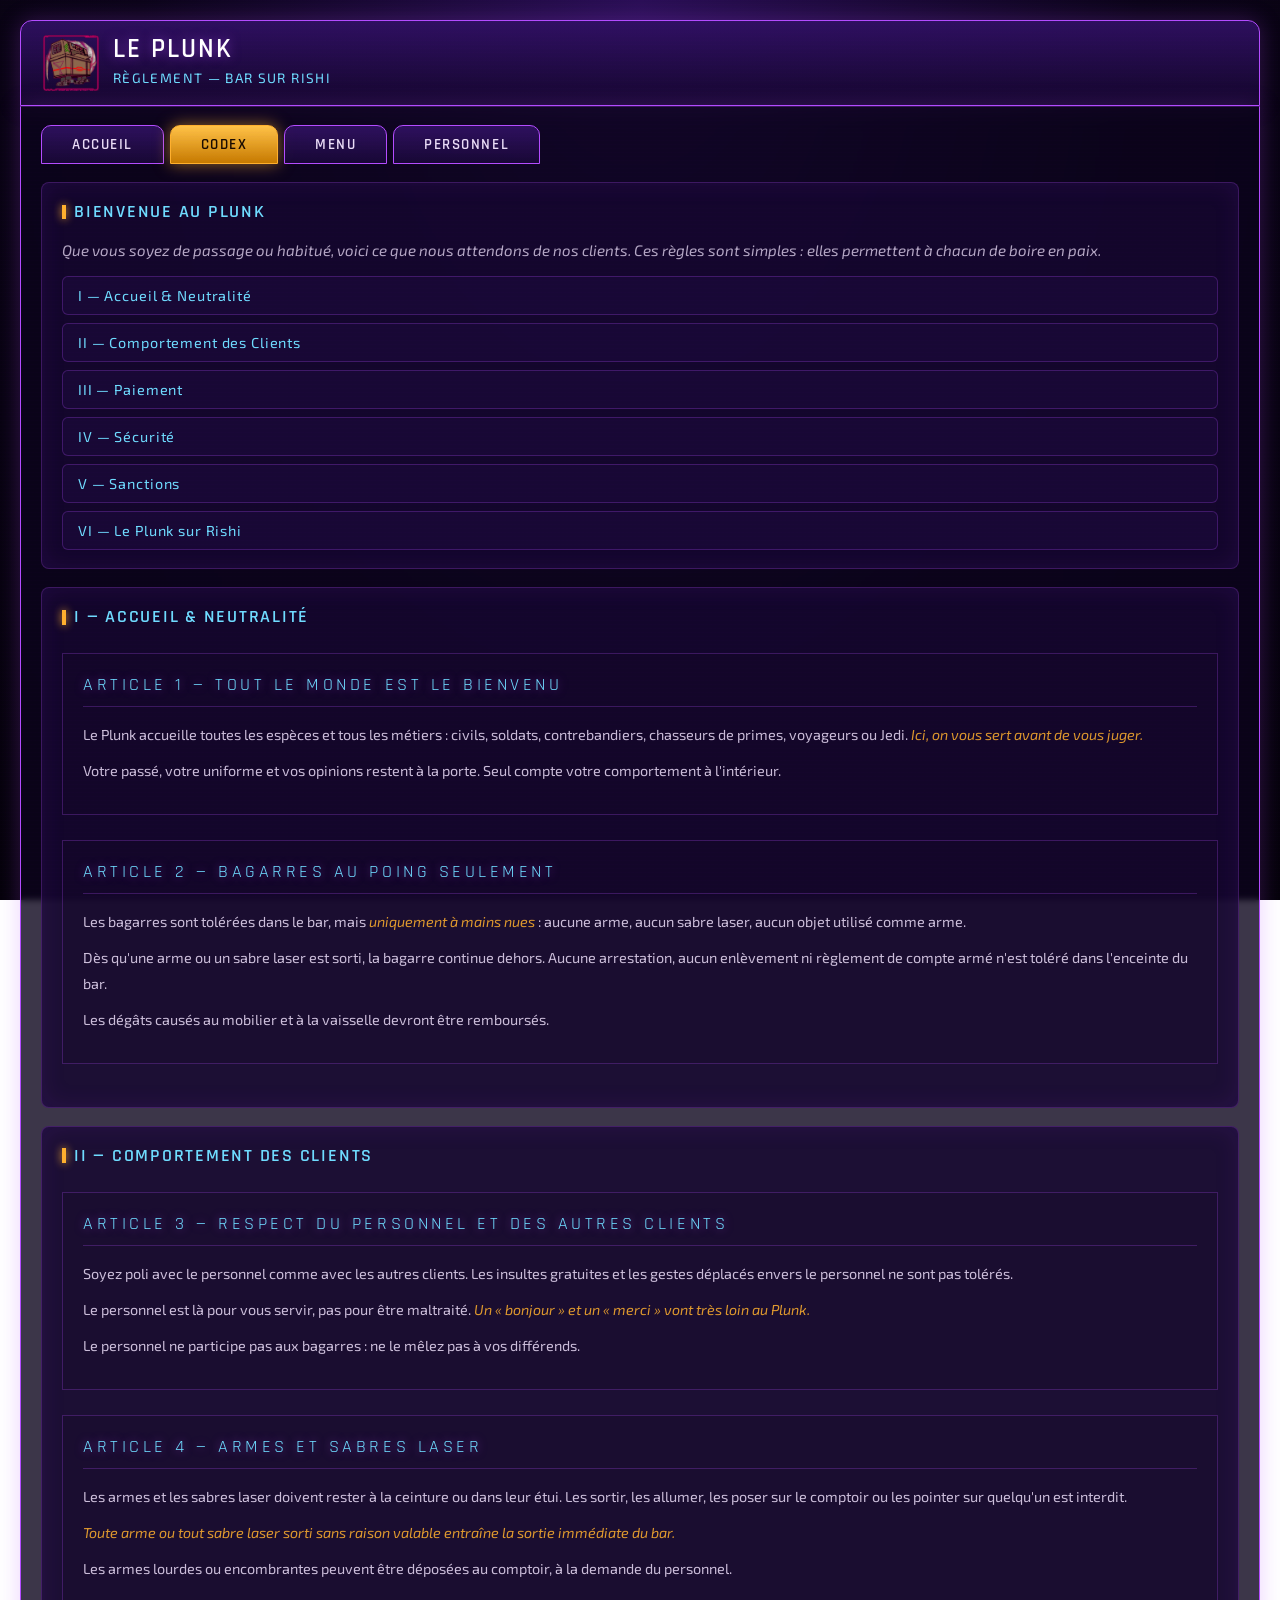
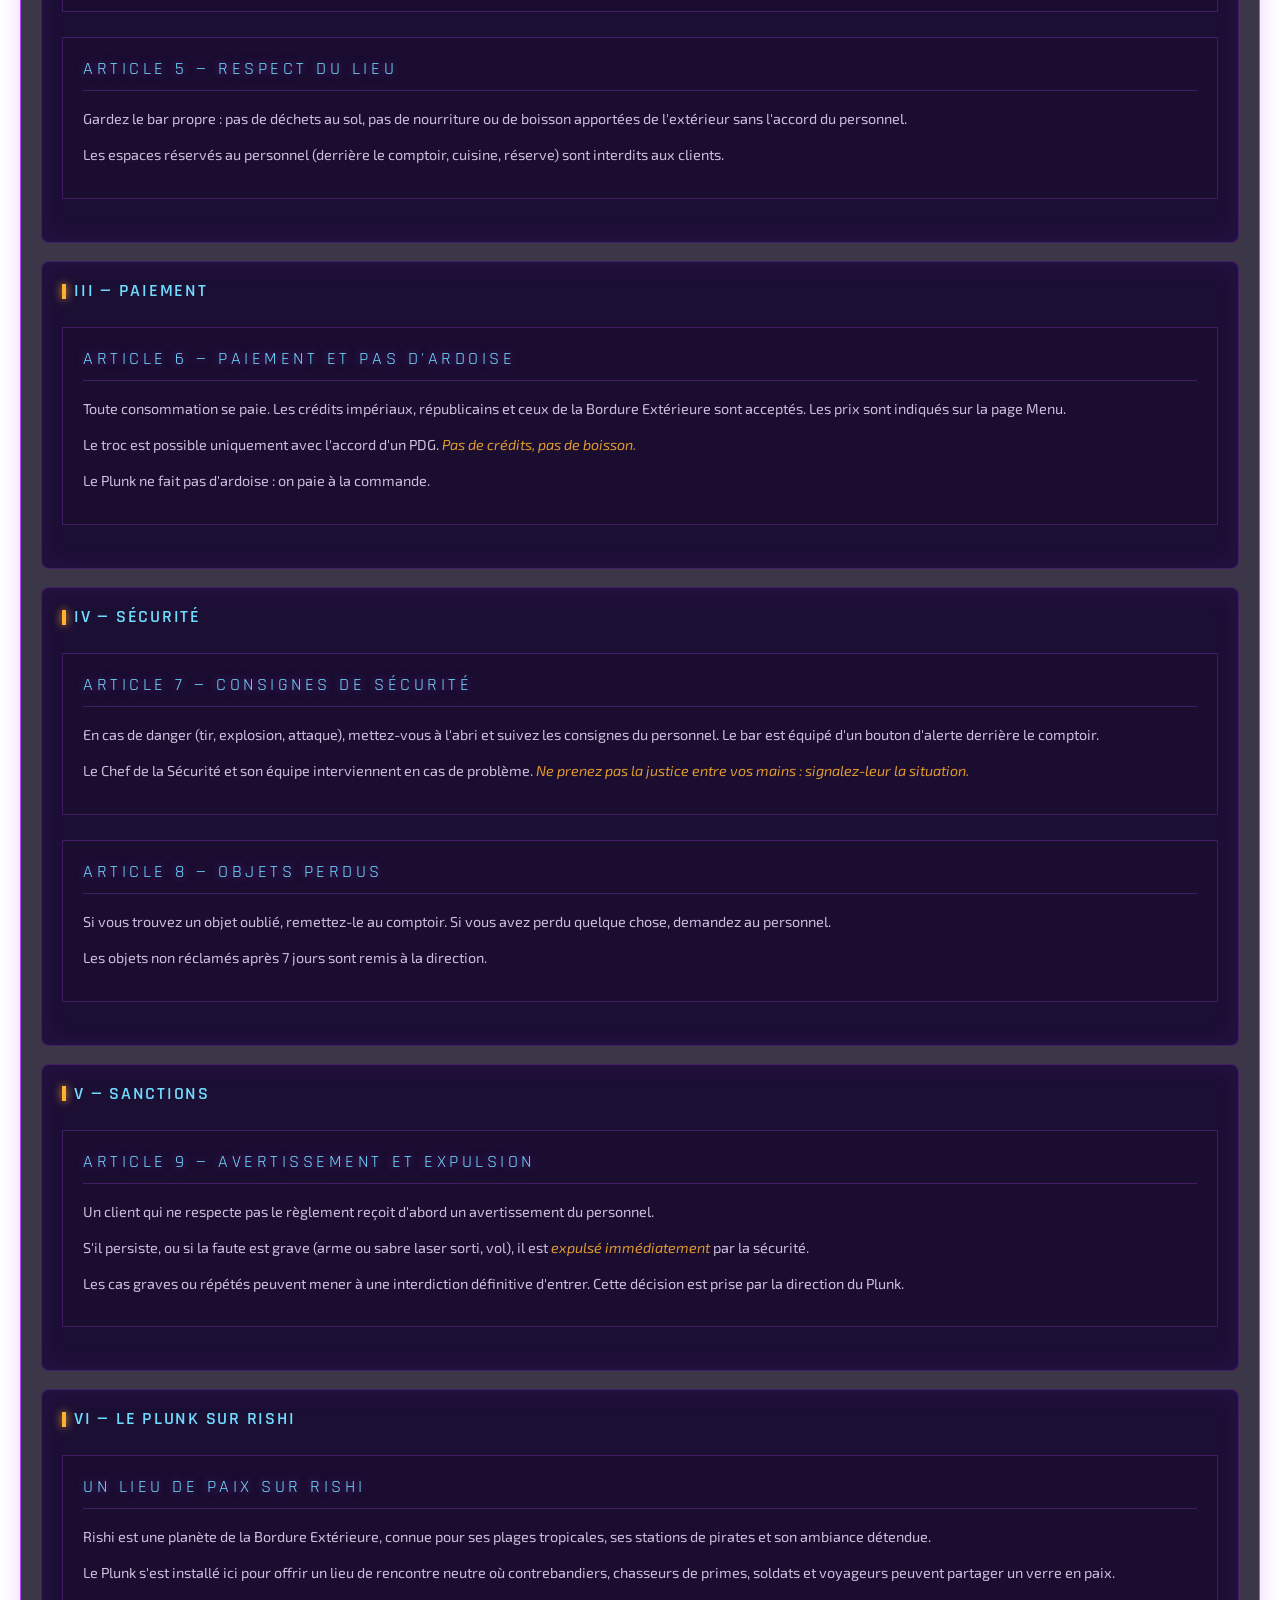
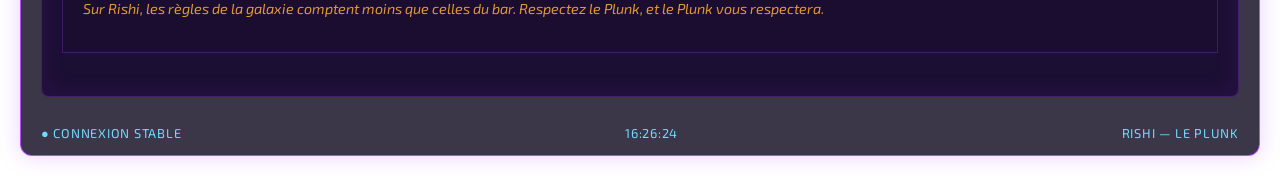
<file: codex.html>
<!DOCTYPE html>
<html lang="fr">
<head>
  <meta charset="UTF-8">
  <meta name="viewport" content="width=device-width, initial-scale=1.0">
  <title>Le Plunk — Règlement pour les Clients</title>
  <meta name="description" content="Règlement du bar Le Plunk sur Rishi pour les clients : comportement, bagarres, armes, paiement, sécurité et sanctions.">
  <link rel="stylesheet" href="style.css">
  <link rel="icon" type="image/x-icon" href="images/ICONE.png">

  <meta property="og:type" content="website">
  <meta property="og:title" content="Le Plunk — Règlement pour les Clients">
  <meta property="og:description" content="Ce que le Plunk attend de ses clients : respect, neutralité et règles de la maison.">
  <meta property="og:url" content="https://insanity-chan.github.io/CIVILIAN/codex.html">
  <meta property="og:image" content="https://insanity-chan.github.io/CIVILIAN/preview.png">
  <meta property="og:site_name" content="Le Plunk">
  <meta name="theme-color" content="#b44cff">

  <style>
    .civil-codex-article {
      margin: 25px 0;
      padding: 20px;
      border: 1px solid var(--holo-dim);
      background: rgba(20, 6, 38, 0.2);
    }

    .civil-codex-title {
      font-family: 'Orbitron', sans-serif;
      font-size: 1.1rem;
      letter-spacing: 0.2em;
      text-transform: uppercase;
      color: var(--holo-cyan);
      text-shadow: 0 0 10px var(--holo-glow);
      margin-bottom: 15px;
      padding-bottom: 10px;
      border-bottom: 1px solid var(--holo-dim);
    }

    .civil-codex-text {
      font-size: 0.9rem;
      line-height: 1.8;
      opacity: 0.85;
      color: var(--text-white);
    }

    .civil-codex-text p { margin-bottom: 10px; }

    .civil-codex-text em {
      color: var(--holo-cyan);
      font-style: italic;
    }
  </style>
</head>
<body>

  <div id="boot-screen">
    <div class="boot-text">&gt; INITIALISATION DU TERMINAL...</div>
    <div class="boot-text">&gt; CONNEXION AU RÉSEAU DE RISHI...</div>
    <div class="boot-text">&gt; CHARGEMENT : RÈGLEMENT DU PLUNK...</div>
    <div class="boot-bar"><div class="boot-bar-fill"></div></div>
  </div>

  <div class="holo-header">
    <h1>Le Plunk</h1>
    <div class="subtitle">Règlement — Bar sur Rishi</div>
  </div>

  <div class="holo-frame">

    <div class="holo-nav">
      <a href="index.html"><button>Accueil</button></a>
      <a href="codex.html"><button class="active">Codex</button></a>
      <a href="menu.html"><button>Menu</button></a>
      <a href="effectif.html"><button>Personnel</button></a>
    </div>

    <!-- SOMMAIRE -->
    <div class="holo-panel active">
      <h2>Bienvenue au Plunk</h2>
      <p class="holo-intro">
        Que vous soyez de passage ou habitué, voici ce que nous attendons de nos clients.
        Ces règles sont simples : elles permettent à chacun de boire en paix.
      </p>
      <div class="holo-sommaire">
        <a href="#accueil" class="holo-link">I — Accueil &amp; Neutralité</a>
        <a href="#comportement" class="holo-link">II — Comportement des Clients</a>
        <a href="#paiement" class="holo-link">III — Paiement</a>
        <a href="#securite" class="holo-link">IV — Sécurité</a>
        <a href="#sanctions" class="holo-link">V — Sanctions</a>
        <a href="#rishi" class="holo-link">VI — Le Plunk sur Rishi</a>
      </div>
    </div>

    <!-- I - ACCUEIL -->
    <div class="holo-section" id="accueil">
      <h2>I — Accueil &amp; Neutralité</h2>

      <div class="civil-codex-article">
        <div class="civil-codex-title">Article 1 — Tout le monde est le bienvenu</div>
        <div class="civil-codex-text">
          <p>Le Plunk accueille toutes les espèces et tous les métiers : civils, soldats, contrebandiers, chasseurs de primes, voyageurs ou Jedi. <em>Ici, on vous sert avant de vous juger.</em></p>
          <p>Votre passé, votre uniforme et vos opinions restent à la porte. Seul compte votre comportement à l'intérieur.</p>
        </div>
      </div>

      <div class="civil-codex-article">
        <div class="civil-codex-title">Article 2 — Bagarres au poing seulement</div>
        <div class="civil-codex-text">
          <p>Les bagarres sont tolérées dans le bar, mais <em>uniquement à mains nues</em> : aucune arme, aucun sabre laser, aucun objet utilisé comme arme.</p>
          <p>Dès qu'une arme ou un sabre laser est sorti, la bagarre continue dehors. Aucune arrestation, aucun enlèvement ni règlement de compte armé n'est toléré dans l'enceinte du bar.</p>
          <p>Les dégâts causés au mobilier et à la vaisselle devront être remboursés.</p>
        </div>
      </div>

    </div>

    <!-- II - COMPORTEMENT -->
    <div class="holo-section" id="comportement">
      <h2>II — Comportement des Clients</h2>

      <div class="civil-codex-article">
        <div class="civil-codex-title">Article 3 — Respect du personnel et des autres clients</div>
        <div class="civil-codex-text">
          <p>Soyez poli avec le personnel comme avec les autres clients. Les insultes gratuites et les gestes déplacés envers le personnel ne sont pas tolérés.</p>
          <p>Le personnel est là pour vous servir, pas pour être maltraité. <em>Un « bonjour » et un « merci » vont très loin au Plunk.</em></p>
          <p>Le personnel ne participe pas aux bagarres : ne le mêlez pas à vos différends.</p>
        </div>
      </div>

      <div class="civil-codex-article">
        <div class="civil-codex-title">Article 4 — Armes et sabres laser</div>
        <div class="civil-codex-text">
          <p>Les armes et les sabres laser doivent rester à la ceinture ou dans leur étui. Les sortir, les allumer, les poser sur le comptoir ou les pointer sur quelqu'un est interdit.</p>
          <p><em>Toute arme ou tout sabre laser sorti sans raison valable entraîne la sortie immédiate du bar.</em></p>
          <p>Les armes lourdes ou encombrantes peuvent être déposées au comptoir, à la demande du personnel.</p>
        </div>
      </div>

      <div class="civil-codex-article">
        <div class="civil-codex-title">Article 5 — Respect du lieu</div>
        <div class="civil-codex-text">
          <p>Gardez le bar propre : pas de déchets au sol, pas de nourriture ou de boisson apportées de l'extérieur sans l'accord du personnel.</p>
          <p>Les espaces réservés au personnel (derrière le comptoir, cuisine, réserve) sont interdits aux clients.</p>
        </div>
      </div>
    </div>

    <!-- III - PAIEMENT -->
    <div class="holo-section" id="paiement">
      <h2>III — Paiement</h2>

      <div class="civil-codex-article">
        <div class="civil-codex-title">Article 6 — Paiement et pas d'ardoise</div>
        <div class="civil-codex-text">
          <p>Toute consommation se paie. Les crédits impériaux, républicains et ceux de la Bordure Extérieure sont acceptés. Les prix sont indiqués sur la page Menu.</p>
          <p>Le troc est possible uniquement avec l'accord d'un PDG. <em>Pas de crédits, pas de boisson.</em></p>
          <p>Le Plunk ne fait pas d'ardoise : on paie à la commande.</p>
        </div>
      </div>

    </div>

    <!-- IV - DISCRÉTION & SÉCURITÉ -->
    <div class="holo-section" id="securite">
      <h2>IV — Sécurité</h2>


      <div class="civil-codex-article">
        <div class="civil-codex-title">Article 7 — Consignes de sécurité</div>
        <div class="civil-codex-text">
          <p>En cas de danger (tir, explosion, attaque), mettez-vous à l'abri et suivez les consignes du personnel. Le bar est équipé d'un bouton d'alerte derrière le comptoir.</p>
          <p>Le Chef de la Sécurité et son équipe interviennent en cas de problème. <em>Ne prenez pas la justice entre vos mains : signalez-leur la situation.</em></p>
        </div>
      </div>

      <div class="civil-codex-article">
        <div class="civil-codex-title">Article 8 — Objets perdus</div>
        <div class="civil-codex-text">
          <p>Si vous trouvez un objet oublié, remettez-le au comptoir. Si vous avez perdu quelque chose, demandez au personnel.</p>
          <p>Les objets non réclamés après 7 jours sont remis à la direction.</p>
        </div>
      </div>
    </div>

    <!-- V - SANCTIONS -->
    <div class="holo-section" id="sanctions">
      <h2>V — Sanctions</h2>

      <div class="civil-codex-article">
        <div class="civil-codex-title">Article 9 — Avertissement et expulsion</div>
        <div class="civil-codex-text">
          <p>Un client qui ne respecte pas le règlement reçoit d'abord un avertissement du personnel.</p>
          <p>S'il persiste, ou si la faute est grave (arme ou sabre laser sorti, vol), il est <em>expulsé immédiatement</em> par la sécurité.</p>
          <p>Les cas graves ou répétés peuvent mener à une interdiction définitive d'entrer. Cette décision est prise par la direction du Plunk.</p>
        </div>
      </div>
    </div>

    <!-- VI - RISHI -->
    <div class="holo-section" id="rishi">
      <h2>VI — Le Plunk sur Rishi</h2>

      <div class="civil-codex-article">
        <div class="civil-codex-title">Un lieu de paix sur Rishi</div>
        <div class="civil-codex-text">
          <p>Rishi est une planète de la Bordure Extérieure, connue pour ses plages tropicales, ses stations de pirates et son ambiance détendue.</p>
          <p>Le Plunk s'est installé ici pour offrir un lieu de rencontre neutre où contrebandiers, chasseurs de primes, soldats et voyageurs peuvent partager un verre en paix.</p>
          <p><em>Sur Rishi, les règles de la galaxie comptent moins que celles du bar. Respectez le Plunk, et le Plunk vous respectera.</em></p>
        </div>
      </div>
    </div>

    <div class="holo-status">
      <span><span class="blink">●</span> CONNEXION STABLE</span>
      <span id="horloge">--:--:--</span>
      <span>RISHI — LE PLUNK</span>
    </div>
  </div>

  <script>
    setTimeout(() => {
      document.getElementById('boot-screen').style.display = 'none';
    }, 700);

    function updateClock() {
      const now = new Date();
      const h = String(now.getHours()).padStart(2, '0');
      const m = String(now.getMinutes()).padStart(2, '0');
      const s = String(now.getSeconds()).padStart(2, '0');
      document.getElementById('horloge').textContent = `${h}:${m}:${s}`;
    }
    setInterval(updateClock, 1000);
    updateClock();
  </script>
</body>
</html>
</file>
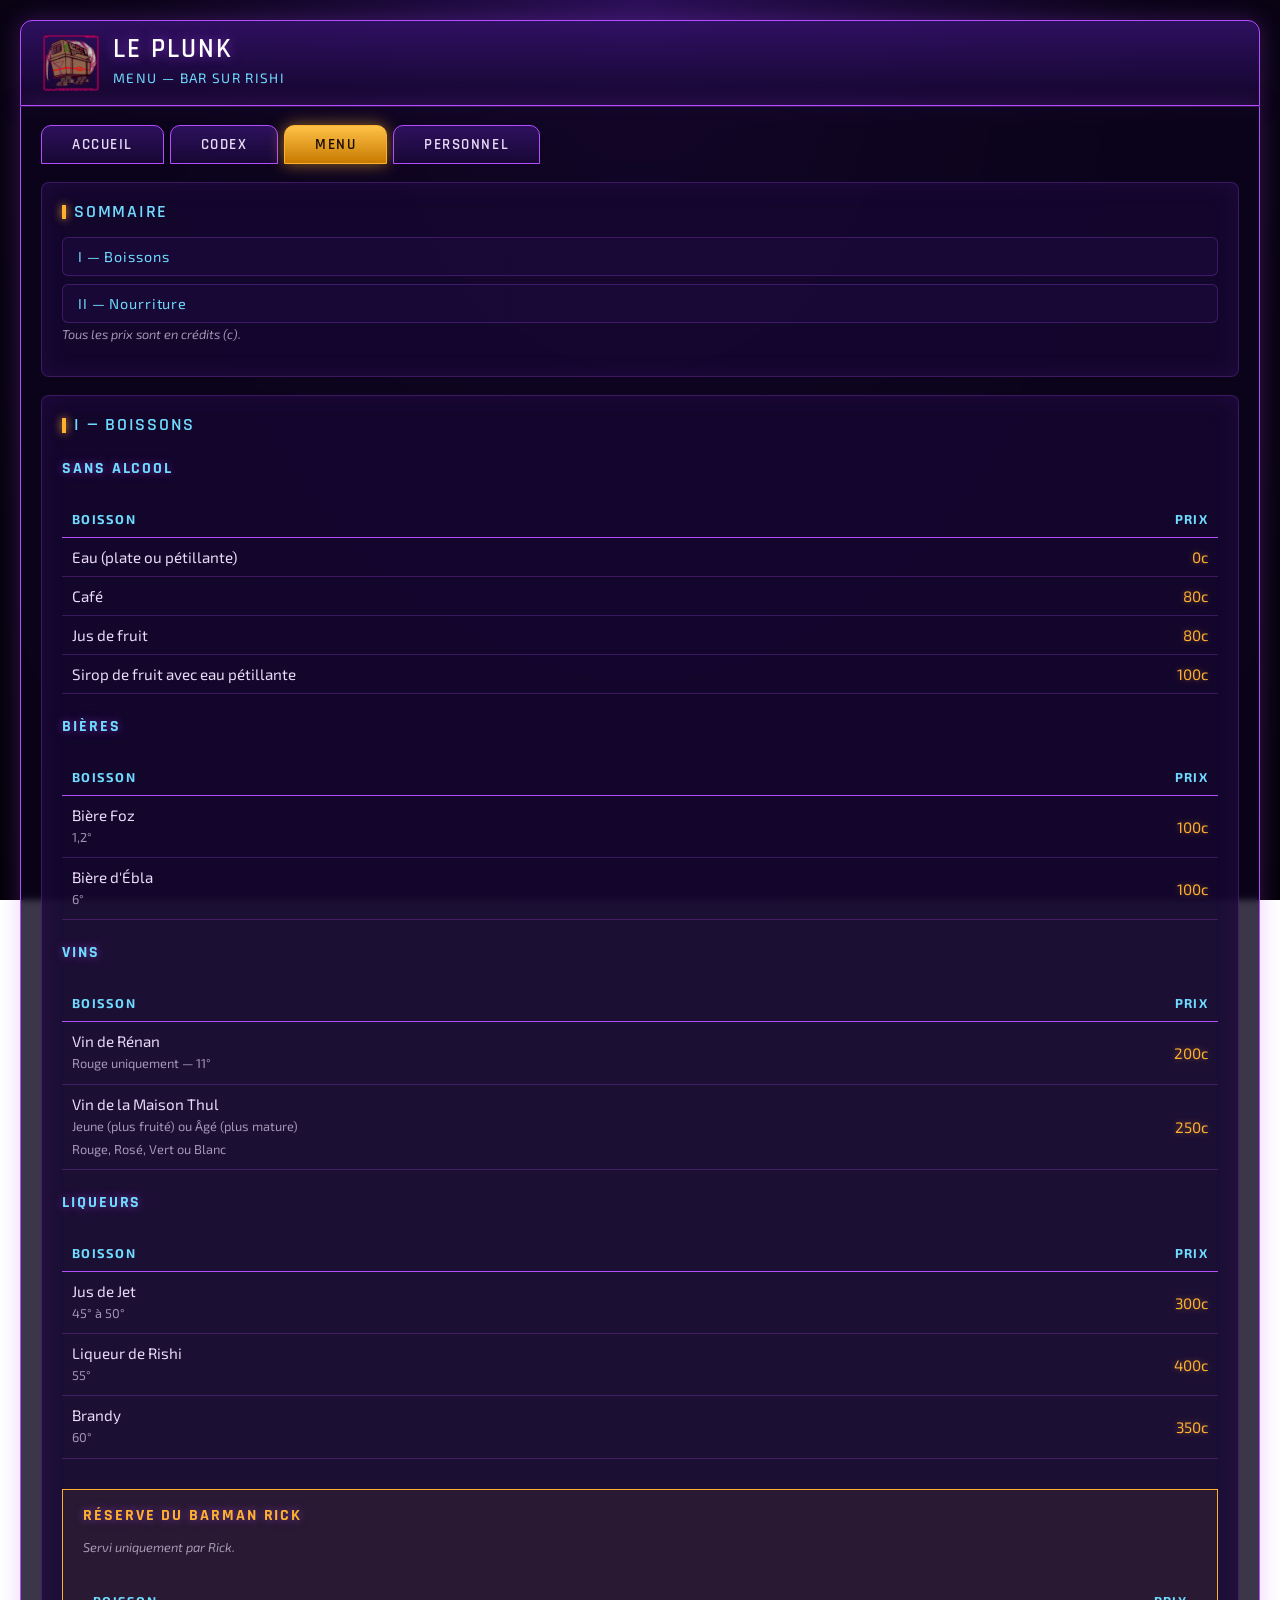
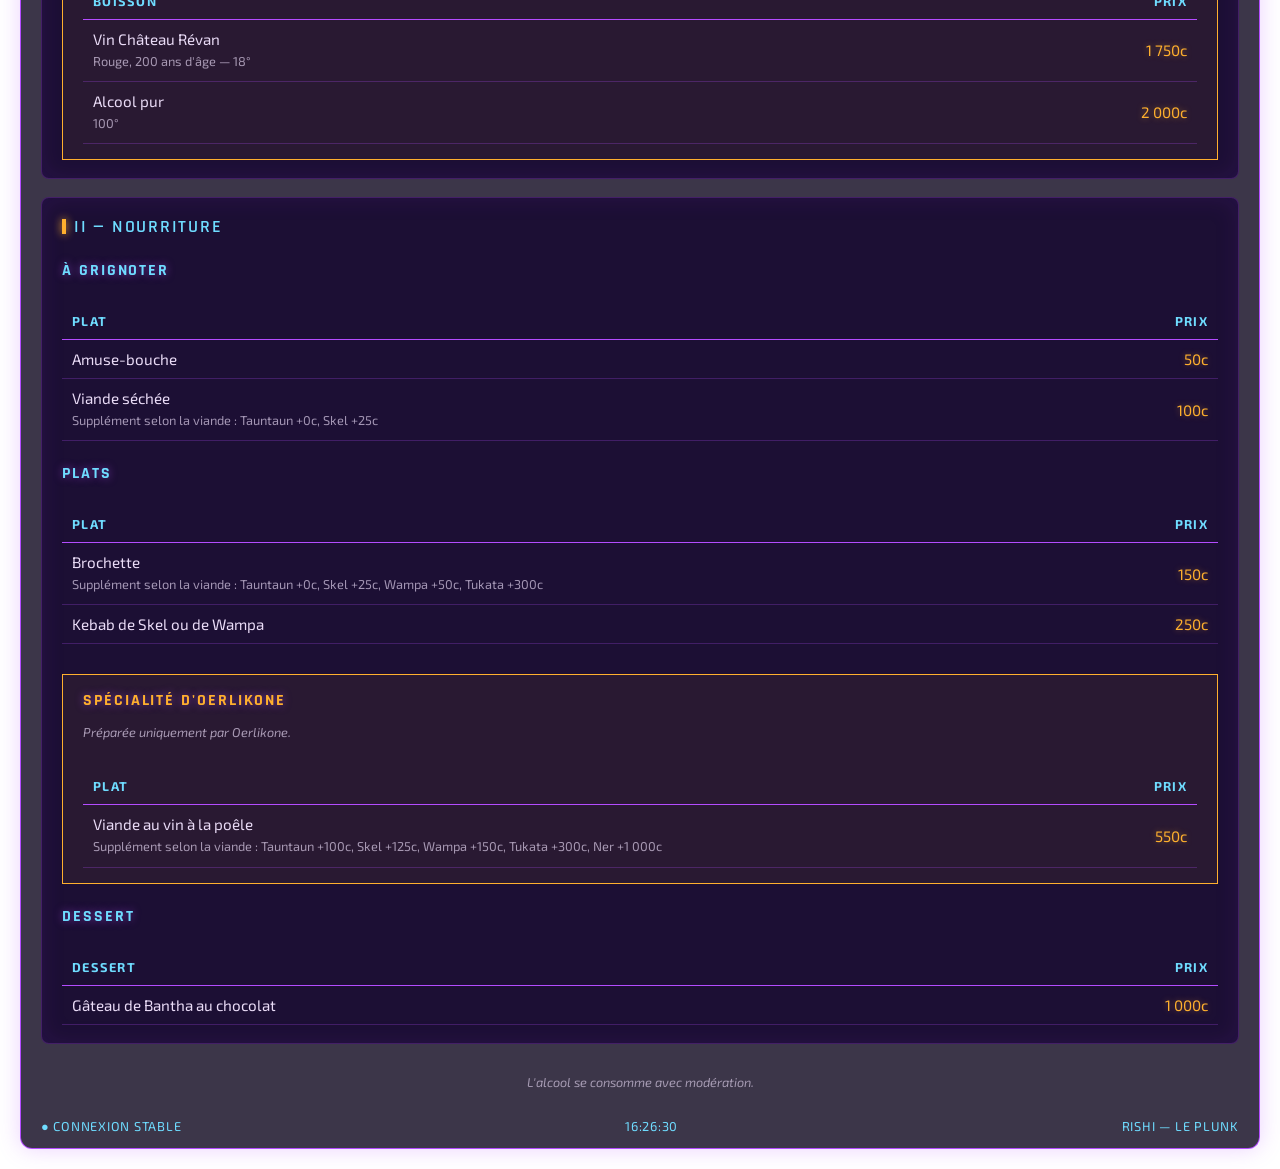
<file: menu.html>
<!DOCTYPE html>
<html lang="fr">
<head>
  <meta charset="UTF-8">
  <meta name="viewport" content="width=device-width, initial-scale=1.0">
  <title>Le Plunk — Menu des Boissons et Plats</title>
  <meta name="description" content="Menu du bar Le Plunk sur Rishi : boissons, bières, vins, liqueurs et plats avec leurs prix en crédits.">
  <link rel="stylesheet" href="style.css">
  <link rel="icon" type="image/x-icon" href="images/ICONE.png">

  <meta property="og:type" content="website">
  <meta property="og:title" content="Le Plunk — Menu">
  <meta property="og:description" content="Boissons et plats du Plunk, bar sur Rishi.">
  <meta property="og:url" content="https://insanity-chan.github.io/CIVILIAN/menu.html">
  <meta property="og:image" content="https://insanity-chan.github.io/CIVILIAN/preview.png">
  <meta property="og:site_name" content="Le Plunk">
  <meta name="theme-color" content="#b44cff">

  <style>
    .menu-categorie {
      margin: 30px 0 10px;
      font-family: 'Orbitron', sans-serif;
      font-size: 1rem;
      letter-spacing: 0.15em;
      text-transform: uppercase;
      color: var(--holo-cyan);
      text-shadow: 0 0 8px var(--holo-glow);
    }

    .menu-scroll { overflow-x: auto; }

    .holo-table td.prix {
      text-align: right;
      white-space: nowrap;
      color: var(--holo-cyan);
      text-shadow: 0 0 5px var(--holo-glow);
    }

    .holo-table th.prix { text-align: right; }

    .menu-detail {
      display: block;
      margin-top: 4px;
      font-size: 0.8rem;
      opacity: 0.65;
      line-height: 1.5;
    }

    .menu-reserve {
      margin-top: 30px;
      padding: 15px 20px;
      border: 1px solid var(--holo-cyan);
      background: var(--holo-dim);
    }

    .menu-reserve .menu-categorie { margin-top: 0; }

    .menu-avis {
      margin-top: 30px;
      text-align: center;
      font-size: 0.8rem;
      font-style: italic;
      opacity: 0.6;
    }
  </style>
</head>
<body>

  <div id="boot-screen">
    <div class="boot-text">&gt; INITIALISATION DU TERMINAL...</div>
    <div class="boot-text">&gt; CONNEXION AU RÉSEAU DE RISHI...</div>
    <div class="boot-text">&gt; CHARGEMENT : MENU DU PLUNK...</div>
    <div class="boot-bar"><div class="boot-bar-fill"></div></div>
  </div>

  <div class="holo-header">
    <h1>Le Plunk</h1>
    <div class="subtitle">Menu — Bar sur Rishi</div>
  </div>

  <div class="holo-frame">

    <div class="holo-nav">
      <a href="index.html"><button>Accueil</button></a>
      <a href="codex.html"><button>Codex</button></a>
      <a href="menu.html"><button class="active">Menu</button></a>
      <a href="effectif.html"><button>Personnel</button></a>
    </div>

    <!-- SOMMAIRE -->
    <div class="holo-panel active">
      <h2>Sommaire</h2>
      <div class="holo-sommaire">
        <a href="#boissons" class="holo-link">I — Boissons</a>
        <a href="#nourriture" class="holo-link">II — Nourriture</a>
      </div>
      <p class="holo-note">Tous les prix sont en crédits (c).</p>
    </div>

    <!-- I - BOISSONS -->
    <div class="holo-section" id="boissons">
      <h2>I — Boissons</h2>

      <h3 class="menu-categorie">Sans alcool</h3>
      <div class="menu-scroll">
        <table class="holo-table">
          <tr><th>Boisson</th><th class="prix">Prix</th></tr>
          <tr><td>Eau (plate ou pétillante)</td><td class="prix">0c</td></tr>
          <tr><td>Café</td><td class="prix">80c</td></tr>
          <tr><td>Jus de fruit</td><td class="prix">80c</td></tr>
          <tr><td>Sirop de fruit avec eau pétillante</td><td class="prix">100c</td></tr>
        </table>
      </div>

      <h3 class="menu-categorie">Bières</h3>
      <div class="menu-scroll">
        <table class="holo-table">
          <tr><th>Boisson</th><th class="prix">Prix</th></tr>
          <tr><td>Bière Foz <span class="menu-detail">1,2°</span></td><td class="prix">100c</td></tr>
          <tr><td>Bière d'Ébla <span class="menu-detail">6°</span></td><td class="prix">100c</td></tr>
        </table>
      </div>

      <h3 class="menu-categorie">Vins</h3>
      <div class="menu-scroll">
        <table class="holo-table">
          <tr><th>Boisson</th><th class="prix">Prix</th></tr>
          <tr>
            <td>Vin de Rénan <span class="menu-detail">Rouge uniquement — 11°</span></td>
            <td class="prix">200c</td>
          </tr>
          <tr>
            <td>Vin de la Maison Thul
              <span class="menu-detail">Jeune (plus fruité) ou Âgé (plus mature)</span>
              <span class="menu-detail">Rouge, Rosé, Vert ou Blanc</span>
            </td>
            <td class="prix">250c</td>
          </tr>
        </table>
      </div>

      <h3 class="menu-categorie">Liqueurs</h3>
      <div class="menu-scroll">
        <table class="holo-table">
          <tr><th>Boisson</th><th class="prix">Prix</th></tr>
          <tr><td>Jus de Jet <span class="menu-detail">45° à 50°</span></td><td class="prix">300c</td></tr>
          <tr><td>Liqueur de Rishi <span class="menu-detail">55°</span></td><td class="prix">400c</td></tr>
          <tr><td>Brandy <span class="menu-detail">60°</span></td><td class="prix">350c</td></tr>
        </table>
      </div>

      <div class="menu-reserve">
        <h3 class="menu-categorie">Réserve du barman Rick</h3>
        <p class="holo-note">Servi uniquement par Rick.</p>
        <div class="menu-scroll">
          <table class="holo-table">
            <tr><th>Boisson</th><th class="prix">Prix</th></tr>
            <tr><td>Vin Château Révan <span class="menu-detail">Rouge, 200 ans d'âge — 18°</span></td><td class="prix">1 750c</td></tr>
            <tr><td>Alcool pur <span class="menu-detail">100°</span></td><td class="prix">2 000c</td></tr>
          </table>
        </div>
      </div>
    </div>

    <!-- II - NOURRITURE -->
    <div class="holo-section" id="nourriture">
      <h2>II — Nourriture</h2>

      <h3 class="menu-categorie">À grignoter</h3>
      <div class="menu-scroll">
        <table class="holo-table">
          <tr><th>Plat</th><th class="prix">Prix</th></tr>
          <tr><td>Amuse-bouche</td><td class="prix">50c</td></tr>
          <tr>
            <td>Viande séchée
              <span class="menu-detail">Supplément selon la viande : Tauntaun +0c, Skel +25c</span>
            </td>
            <td class="prix">100c</td>
          </tr>
        </table>
      </div>

      <h3 class="menu-categorie">Plats</h3>
      <div class="menu-scroll">
        <table class="holo-table">
          <tr><th>Plat</th><th class="prix">Prix</th></tr>
          <tr>
            <td>Brochette
              <span class="menu-detail">Supplément selon la viande : Tauntaun +0c, Skel +25c, Wampa +50c, Tukata +300c</span>
            </td>
            <td class="prix">150c</td>
          </tr>
          <tr>
            <td>Kebab de Skel ou de Wampa</td>
            <td class="prix">250c</td>
          </tr>
        </table>
      </div>

      <div class="menu-reserve">
        <h3 class="menu-categorie">Spécialité d'Oerlikone</h3>
        <p class="holo-note">Préparée uniquement par Oerlikone.</p>
        <div class="menu-scroll">
          <table class="holo-table">
            <tr><th>Plat</th><th class="prix">Prix</th></tr>
            <tr>
              <td>Viande au vin à la poêle
                <span class="menu-detail">Supplément selon la viande : Tauntaun +100c, Skel +125c, Wampa +150c, Tukata +300c, Ner +1 000c</span>
              </td>
              <td class="prix">550c</td>
            </tr>
          </table>
        </div>
      </div>

      <h3 class="menu-categorie">Dessert</h3>
      <div class="menu-scroll">
        <table class="holo-table">
          <tr><th>Dessert</th><th class="prix">Prix</th></tr>
          <tr><td>Gâteau de Bantha au chocolat</td><td class="prix">1 000c</td></tr>
        </table>
      </div>
    </div>

    <p class="menu-avis">L'alcool se consomme avec modération.</p>

    <div class="holo-status">
      <span><span class="blink">●</span> CONNEXION STABLE</span>
      <span id="horloge">--:--:--</span>
      <span>RISHI — LE PLUNK</span>
    </div>
  </div>

  <script>
    setTimeout(() => {
      document.getElementById('boot-screen').style.display = 'none';
    }, 700);

    function updateClock() {
      const now = new Date();
      const h = String(now.getHours()).padStart(2, '0');
      const m = String(now.getMinutes()).padStart(2, '0');
      const s = String(now.getSeconds()).padStart(2, '0');
      document.getElementById('horloge').textContent = `${h}:${m}:${s}`;
    }
    setInterval(updateClock, 1000);
    updateClock();
  </script>
</body>
</html>
</file>
<file: style.css>
@import url('https://fonts.googleapis.com/css2?family=Rajdhani:wght@500;600;700&family=Exo+2:wght@400;500;600&family=Orbitron:wght@400;700;900&display=swap');

/* ===== COULEURS : change ici pour modifier tout le site ===== */
:root {
  --holo-cyan: #6fdcff;               /* CYAN HUD : titres et liens */
  --holo-neon: #b44cff;               /* VIOLET NÉON : bordures et lueurs */
  --holo-accent: #ffb02e;             /* OR : onglet actif, icônes, prix */
  --holo-blue: #7a2bd0;
  --holo-deep: #14062a;
  --holo-glow: rgba(180, 76, 255, 0.55);
  --holo-dim: rgba(180, 76, 255, 0.25);
  --panel: rgba(22, 8, 48, 0.82);
  --bg-dark: #07030d;
  --text-white: #eadcf7;
}

* { margin: 0; padding: 0; box-sizing: border-box; }

a, a:visited { color: var(--holo-cyan); text-decoration: none; }

body {
  background: radial-gradient(ellipse at 50% 0%, #2a0f55 0%, #0b0418 55%, #05020a 100%) fixed;
  color: var(--text-white);
  font-family: 'Exo 2', 'Segoe UI', sans-serif;
  font-size: 0.95rem;
  overflow-x: hidden;
  min-height: 100vh;
  position: relative;
}

body::before {
  content: '';
  position: fixed;
  top: 0; left: 0;
  width: 100%; height: 100%;
  background: repeating-linear-gradient(0deg, transparent 0px, transparent 3px, rgba(180, 76, 255,0.025) 4px);
  pointer-events: none;
  z-index: 9999;
}

/* ===== FENÊTRE : barre de titre + cadre ===== */
.holo-header {
  display: grid;
  grid-template-columns: 56px 1fr;
  grid-template-rows: auto auto;
  align-content: center;
  column-gap: 14px;
  margin: 20px 20px 0;
  padding: 14px 22px;
  text-align: left;
  border: 1px solid var(--holo-neon);
  border-radius: 12px 12px 0 0;
  background: linear-gradient(180deg, rgba(48, 16, 100, 0.92), rgba(20, 6, 44, 0.92));
  box-shadow: 0 0 22px var(--holo-dim);
}

.holo-header::before {
  content: '';
  grid-row: 1 / 3;
  width: 56px; height: 56px;
  background: url('images/ICONE.png') center / contain no-repeat;
}

.holo-header h1 {
  font-family: 'Rajdhani', sans-serif;
  font-weight: 600;
  font-size: 1.7rem;
  letter-spacing: 0.08em;
  line-height: 1.1;
  text-transform: uppercase;
  color: #fff;
  text-shadow: 0 0 12px var(--holo-glow);
}

.holo-header .subtitle {
  font-size: 0.85rem;
  letter-spacing: 0.1em;
  text-transform: uppercase;
  color: var(--holo-cyan);
}

.holo-frame {
  position: relative;
  margin: 0 20px 20px;
  padding: 18px 20px 14px;
  border: 1px solid var(--holo-neon);
  border-top: 1px solid var(--holo-dim);
  border-radius: 0 0 12px 12px;
  background: rgba(12, 4, 28, 0.8);
  backdrop-filter: blur(3px);
  box-shadow: 0 0 22px var(--holo-dim);
}

/* ===== ONGLETS ===== */
.holo-nav {
  display: flex;
  justify-content: flex-start;
  gap: 6px;
  flex-wrap: wrap;
  margin-bottom: 18px;
}

.holo-nav a { text-decoration: none; }

.holo-nav button {
  font-family: 'Rajdhani', sans-serif;
  font-weight: 600;
  font-size: 0.95rem;
  letter-spacing: 0.1em;
  text-transform: uppercase;
  color: var(--text-white);
  padding: 9px 30px;
  border: 1px solid var(--holo-neon);
  border-radius: 10px 10px 0 0;
  background: linear-gradient(180deg, rgba(60, 22, 120, 0.7), rgba(25, 8, 55, 0.9));
  cursor: pointer;
  transition: all 0.25s;
}

.holo-nav button:hover {
  box-shadow: 0 0 14px var(--holo-glow);
  border-color: var(--holo-cyan);
}

.holo-nav button.active {
  color: #1a0c00;
  border-color: var(--holo-accent);
  background: linear-gradient(180deg, #ffc247, #c77a00);
  box-shadow: 0 0 16px rgba(255, 176, 46, 0.55);
  text-shadow: none;
}

/* ===== PANNEAUX ===== */
.holo-panel { display: none; animation: panelFade 0.5s ease; }

.holo-panel.active,
.holo-section {
  display: block;
  margin-top: 18px;
  padding: 18px 20px;
  border: 1px solid var(--holo-dim);
  border-radius: 8px;
  background: var(--panel);
  box-shadow: inset 0 0 25px rgba(120, 40, 220, 0.12);
  animation: panelFade 0.5s ease;
}

.holo-panel.active { margin-top: 0; }

@keyframes panelFade {
  from { opacity: 0; transform: translateY(8px); }
  to   { opacity: 1; transform: translateY(0); }
}

.holo-panel h2,
.holo-section h2 {
  position: relative;
  padding-left: 12px;
  margin-bottom: 14px;
  font-family: 'Rajdhani', sans-serif;
  font-weight: 600;
  font-size: 1.1rem;
  letter-spacing: 0.1em;
  text-transform: uppercase;
  color: var(--holo-cyan);
  text-shadow: none;
  border: 0;
}

.holo-panel h2::before,
.holo-section h2::before {
  content: '';
  position: absolute;
  left: 0; top: 0.2em; bottom: 0.2em;
  width: 4px;
  background: var(--holo-accent);
  box-shadow: 0 0 8px var(--holo-accent);
}

.holo-section h3 {
  font-family: 'Rajdhani', sans-serif;
  font-size: 1rem;
  letter-spacing: 0.12em;
  margin: 22px 0 10px;
  text-transform: uppercase;
  color: var(--holo-cyan);
}

.holo-section h4 {
  font-size: 0.9rem;
  letter-spacing: 0.1em;
  margin: 20px 0 8px;
  text-transform: uppercase;
  color: var(--holo-cyan);
}

.holo-panel p,
.holo-section p {
  line-height: 1.8;
  margin-bottom: 12px;
  color: var(--text-white);
}

.holo-intro { font-style: italic; opacity: 0.75; }
.holo-note  { font-size: 0.8rem; opacity: 0.65; font-style: italic; }

/* ===== ACCUEIL : bannière, cartes, infos ===== */
.site-fond {
  position: fixed;
  top: 0; left: 0;
  width: 100%; height: 100%;
  background: url('images/fond.jpg') center / cover no-repeat;
  opacity: 0.25;
  z-index: -1;
}

.accueil-hero {
  display: flex;
  align-items: center;
  min-height: 230px;
  padding: 30px 40px;
  border: 1px solid var(--holo-neon);
  border-radius: 8px;
  background:
    linear-gradient(90deg, rgba(7,3,13,0.92) 0%, rgba(7,3,13,0.6) 50%, rgba(7,3,13,0.1) 100%),
    url('images/banniere.jpg') center / cover no-repeat,
    #14062a;
  box-shadow: 0 0 18px var(--holo-dim);
}

.accueil-hero .hero-texte { max-width: 560px; }

.accueil-hero .hero-titre {
  font-family: 'Rajdhani', sans-serif;
  font-weight: 700;
  font-size: 2rem;
  letter-spacing: 0.06em;
  text-transform: uppercase;
  color: var(--holo-accent);
  text-shadow: 0 0 12px rgba(255,176,46,0.5);
  margin-bottom: 10px;
}

.accueil-hero p { line-height: 1.7; color: var(--text-white); }
.accueil-hero em { color: var(--holo-accent); }

.accueil-cartes,
.holo-grid {
  display: grid;
  grid-template-columns: repeat(auto-fit, minmax(260px, 1fr));
  gap: 14px;
}

a.accueil-carte,
a.accueil-carte:visited,
.holo-card {
  display: flex;
  align-items: center;
  gap: 16px;
  padding: 16px;
  border: 1px solid rgba(180, 76, 255, 0.45);
  border-radius: 8px;
  background: rgba(30, 10, 65, 0.6);
  color: var(--text-white);
  transition: all 0.25s;
}

a.accueil-carte:hover,
.holo-card:hover {
  border-color: var(--holo-cyan);
  background: rgba(60, 22, 120, 0.55);
  box-shadow: 0 0 16px var(--holo-glow);
}

.carte-icone {
  flex: 0 0 54px;
  width: 54px; height: 54px;
  display: grid;
  place-items: center;
  border: 1px solid var(--holo-accent);
  border-radius: 8px;
  color: var(--holo-accent);
  background: rgba(255, 176, 46, 0.08);
}

.carte-icone svg {
  width: 28px; height: 28px;
  fill: none;
  stroke: currentColor;
  stroke-width: 1.8;
  stroke-linecap: round;
  stroke-linejoin: round;
}

.carte-titre,
.holo-card .label {
  font-family: 'Rajdhani', sans-serif;
  font-weight: 600;
  font-size: 1.05rem;
  letter-spacing: 0.08em;
  text-transform: uppercase;
  color: var(--holo-accent);
}

.carte-texte { font-size: 0.85rem; line-height: 1.5; opacity: 0.85; margin-top: 2px; }

.holo-card .value {
  font-family: 'Rajdhani', sans-serif;
  font-size: 1.2rem;
  color: #fff;
}

/* ===== TABLEAUX, LISTES, LIENS ===== */
.holo-table { width: 100%; border-collapse: collapse; margin-top: 12px; }

.holo-table th {
  text-align: left;
  padding: 10px;
  border-bottom: 1px solid var(--holo-neon);
  text-transform: uppercase;
  letter-spacing: 0.1em;
  font-size: 0.8rem;
  color: var(--holo-cyan);
}

.holo-table td {
  padding: 10px;
  border-bottom: 1px solid var(--holo-dim);
  color: var(--text-white);
}

.holo-table tr:hover td { background: var(--holo-dim); }

.holo-list { list-style: none; padding-left: 0; }

.holo-list li {
  padding: 8px 0 8px 20px;
  position: relative;
  line-height: 1.7;
  border-bottom: 1px solid rgba(180, 76, 255,0.08);
}

.holo-list li::before { content: '▸'; position: absolute; left: 0; color: var(--holo-accent); }
.holo-list li strong { color: var(--holo-cyan); }

.holo-sommaire { display: flex; flex-direction: column; gap: 8px; }

.holo-link {
  padding: 10px 15px;
  border: 1px solid var(--holo-dim);
  border-radius: 6px;
  background: rgba(30, 10, 65, 0.5);
  font-size: 0.9rem;
  letter-spacing: 0.06em;
  transition: all 0.25s;
}

.holo-link:hover {
  border-color: var(--holo-cyan);
  background: var(--holo-dim);
  box-shadow: 0 0 10px var(--holo-glow);
  padding-left: 25px;
}

/* Titres des pages : même police partout */
.civil-codex-title, .menu-categorie, .perso-nom {
  font-family: 'Rajdhani', sans-serif !important;
}

/* ===== BARRE D'ÉTAT ===== */
.holo-status {
  display: flex;
  justify-content: space-between;
  align-items: center;
  margin-top: 16px;
  padding-top: 12px;
  font-size: 0.8rem;
  letter-spacing: 0.06em;
  color: var(--holo-cyan);
}

.blink { animation: blink 1.5s infinite; }
@keyframes blink { 0%,100% { opacity: 1; } 50% { opacity: 0.2; } }

/* ===== ÉCRAN DE DÉMARRAGE ===== */
#boot-screen {
  position: fixed;
  top: 0; left: 0;
  width: 100%; height: 100%;
  background: var(--bg-dark);
  z-index: 10000;
  display: flex;
  align-items: center;
  justify-content: center;
  flex-direction: column;
}

#boot-screen .boot-text { font-size: 0.9rem; opacity: 0.7; margin: 4px 0; color: var(--holo-cyan); }

#boot-screen .boot-bar {
  width: 300px; height: 2px;
  background: var(--holo-dim);
  margin-top: 20px;
  overflow: hidden;
}

#boot-screen .boot-bar-fill {
  height: 100%;
  width: 0%;
  background: var(--holo-accent);
  box-shadow: 0 0 10px var(--holo-accent);
  animation: bootLoad 0.5s ease forwards;
}

@keyframes bootLoad { to { width: 100%; } }

/* ===== MOBILE ===== */
@media (max-width: 600px) {
  .holo-header { margin: 10px 10px 0; padding: 10px 14px; grid-template-columns: 44px 1fr; }
  .holo-header::before { width: 44px; height: 44px; }
  .holo-header h1 { font-size: 1.3rem; }
  .holo-frame { margin: 0 10px 10px; padding: 12px; }
  .holo-nav button { padding: 7px 14px; font-size: 0.8rem; }
  .accueil-hero { padding: 20px; min-height: 180px; }
  .accueil-hero .hero-titre { font-size: 1.5rem; }
  .holo-status { flex-direction: column; gap: 6px; }
}

/* ======================================================
   3 COULEURS : violet néon (cadres), cyan HUD (titres), or (accents)
   ====================================================== */
.holo-section .holo-table td.prix { color: var(--holo-accent); text-shadow: 0 0 6px rgba(255, 176, 46, 0.4); }
.holo-section .civil-codex-text em { color: var(--holo-accent); }

.holo-frame .menu-reserve { border-color: var(--holo-accent); background: rgba(255, 176, 46, 0.06); }
.holo-frame .menu-reserve .menu-categorie { color: var(--holo-accent); }

.perso-carte .perso-grade { color: var(--holo-accent); opacity: 0.9; }
.perso-carte .perso-roles li::before { color: var(--holo-accent); }
.holo-frame .perso-regle { border-color: var(--holo-accent); background: rgba(255, 176, 46, 0.06); }

.holo-status .blink { color: var(--holo-cyan); }
</file>
